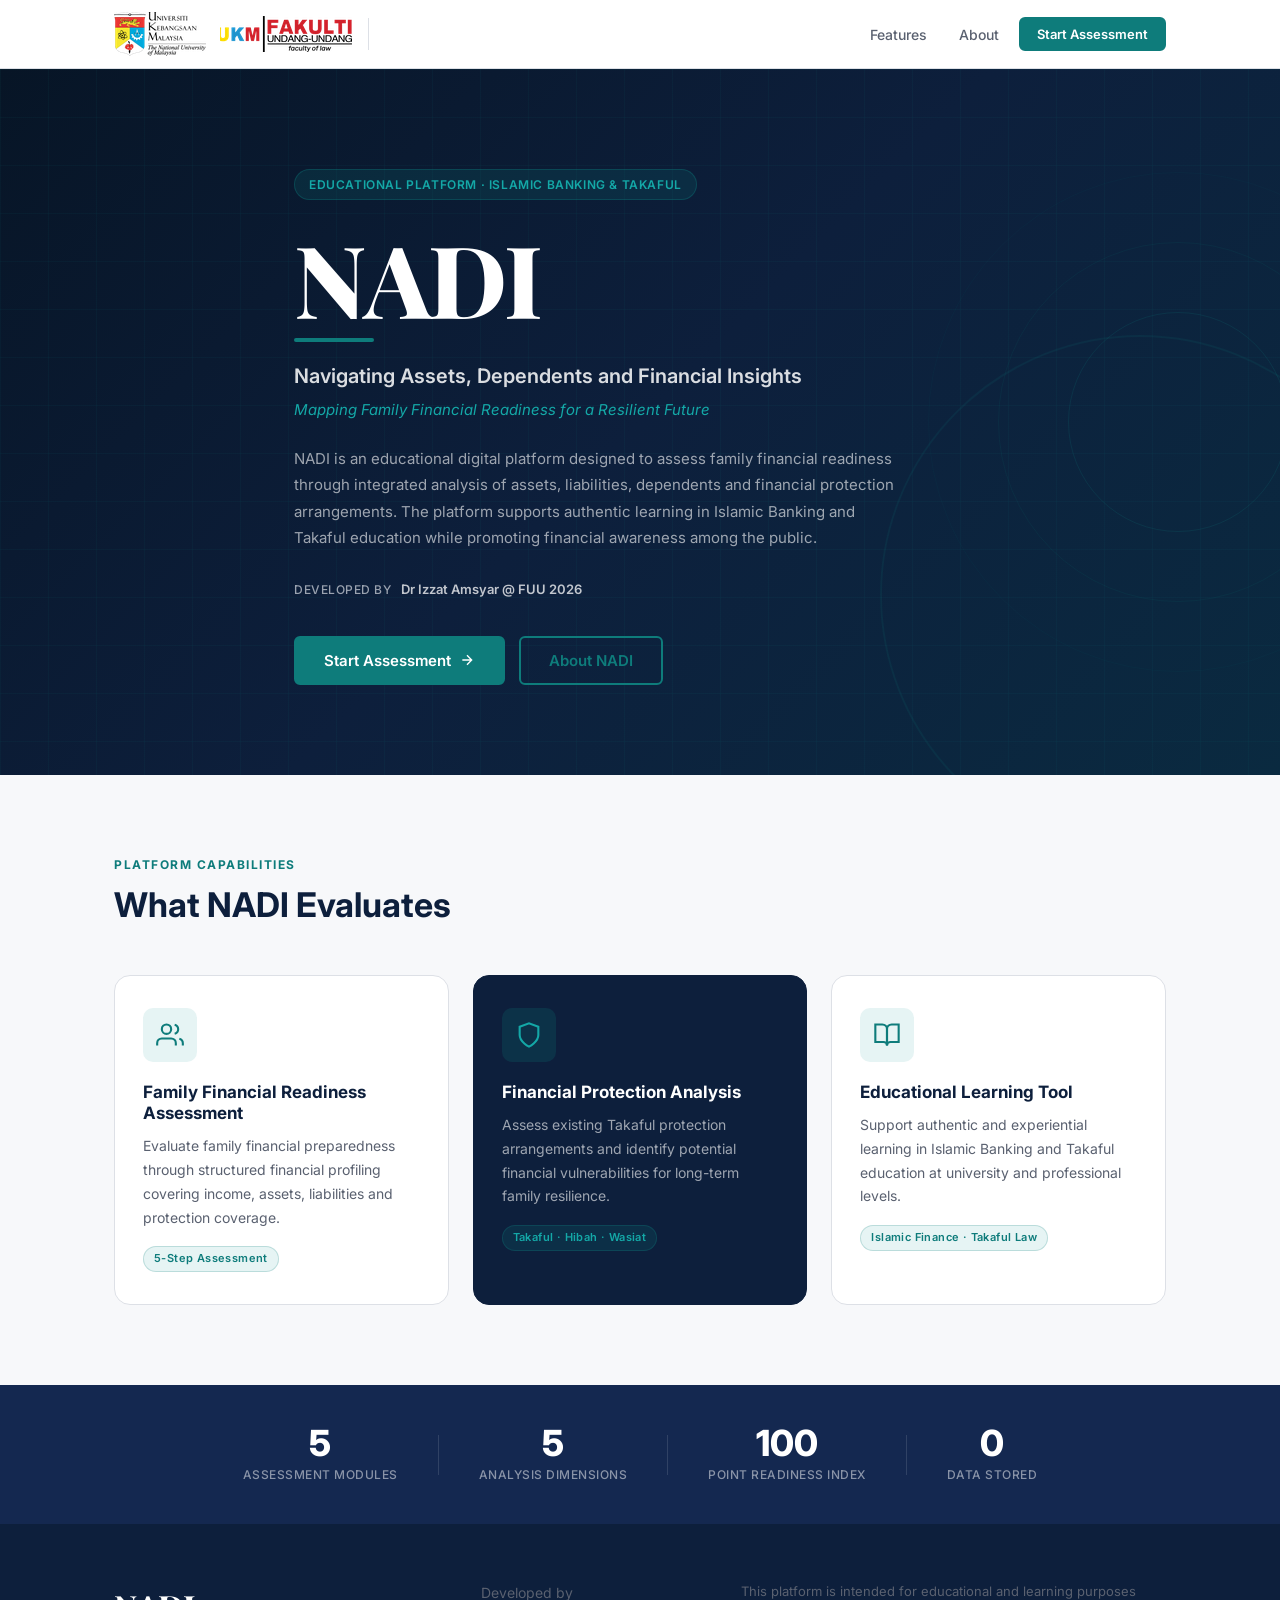
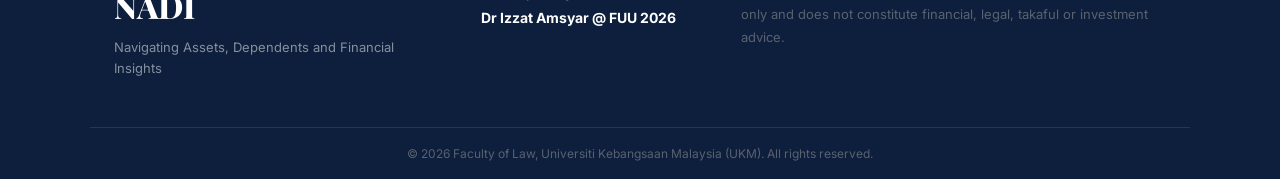
<file: index.html>
<!DOCTYPE html>
<html lang="en">
<head>
  <meta charset="UTF-8" />
  <meta name="viewport" content="width=device-width, initial-scale=1.0" />
  <title>NADI — Navigating Assets, Dependents and Financial Insights | UKM Faculty of Law</title>
  <meta name="description" content="NADI is an educational digital platform developed by the Faculty of Law, UKM, for assessing family financial readiness." />
  <link rel="preconnect" href="https://fonts.googleapis.com" />
  <link rel="preconnect" href="https://fonts.gstatic.com" crossorigin />
  <link href="https://fonts.googleapis.com/css2?family=Inter:wght@300;400;500;600;700;800&family=Playfair+Display:wght@700;800&display=swap" rel="stylesheet" />
  <link rel="stylesheet" href="style.css" />
</head>
<body>

<!-- ═══════════════════════════════════════════
     LANDING PAGE
═══════════════════════════════════════════ -->
<div id="page-landing" class="page active">

  <header class="site-header">
    <div class="container header-inner">
      <div class="header-logos">
        <img src="[data-uri]" alt="Universiti Kebangsaan Malaysia" class="real-logo ukm-real-logo" />
        <img src="[data-uri]" alt="Fakulti Undang-Undang UKM" class="real-logo fuu-real-logo" />
      </div>
      <nav class="header-nav">
        <button class="nav-link" onclick="scrollToSection('features')">Features</button>
        <button class="nav-link" onclick="showPage('page-about')">About</button>
        <button class="btn btn-primary btn-sm" onclick="showPage('page-assessment')">Start Assessment</button>
      </nav>
    </div>
  </header>

  <section class="hero">
    <div class="hero-bg-grid"></div>
    <div class="container hero-inner">
      <div class="hero-badge">Educational Platform · Islamic Banking & Takaful</div>
      <h1 class="hero-title">
        <span class="hero-nadi">NADI</span>
      </h1>
      <p class="hero-subtitle">Navigating Assets, Dependents and Financial Insights</p>
      <p class="hero-tagline">Mapping Family Financial Readiness for a Resilient Future</p>
      <p class="hero-desc">NADI is an educational digital platform designed to assess family financial readiness through integrated analysis of assets, liabilities, dependents and financial protection arrangements. The platform supports authentic learning in Islamic Banking and Takaful education while promoting financial awareness among the public.</p>
      <div class="hero-developer">
        <span class="dev-label">Developed by</span>
        <span class="dev-name">Dr Izzat Amsyar @ FUU 2026</span>
      </div>
      <div class="hero-actions">
        <button class="btn btn-primary btn-lg" onclick="showPage('page-assessment')">
          <span>Start Assessment</span>
          <svg width="16" height="16" viewBox="0 0 24 24" fill="none" stroke="currentColor" stroke-width="2"><path d="M5 12h14M12 5l7 7-7 7"/></svg>
        </button>
        <button class="btn btn-outline btn-lg" onclick="showPage('page-about')">About NADI</button>
      </div>
    </div>
    <div class="hero-rings" aria-hidden="true">
      <div class="ring ring-1"></div>
      <div class="ring ring-2"></div>
      <div class="ring ring-3"></div>
    </div>
  </section>

  <section class="features-section" id="features">
    <div class="container">
      <div class="section-label">Platform Capabilities</div>
      <h2 class="section-title">What NADI Evaluates</h2>
      <div class="features-grid">
        <div class="feature-card">
          <div class="feature-icon">
            <svg width="28" height="28" viewBox="0 0 24 24" fill="none" stroke="currentColor" stroke-width="1.8"><path d="M17 21v-2a4 4 0 0 0-4-4H5a4 4 0 0 0-4 4v2"/><circle cx="9" cy="7" r="4"/><path d="M23 21v-2a4 4 0 0 0-3-3.87"/><path d="M16 3.13a4 4 0 0 1 0 7.75"/></svg>
          </div>
          <h3 class="feature-title">Family Financial Readiness Assessment</h3>
          <p class="feature-desc">Evaluate family financial preparedness through structured financial profiling covering income, assets, liabilities and protection coverage.</p>
          <div class="feature-tag">5-Step Assessment</div>
        </div>
        <div class="feature-card feature-card--accent">
          <div class="feature-icon">
            <svg width="28" height="28" viewBox="0 0 24 24" fill="none" stroke="currentColor" stroke-width="1.8"><path d="M12 22s8-4 8-10V5l-8-3-8 3v7c0 6 8 10 8 10z"/></svg>
          </div>
          <h3 class="feature-title">Financial Protection Analysis</h3>
          <p class="feature-desc">Assess existing Takaful protection arrangements and identify potential financial vulnerabilities for long-term family resilience.</p>
          <div class="feature-tag">Takaful · Hibah · Wasiat</div>
        </div>
        <div class="feature-card">
          <div class="feature-icon">
            <svg width="28" height="28" viewBox="0 0 24 24" fill="none" stroke="currentColor" stroke-width="1.8"><path d="M2 3h6a4 4 0 0 1 4 4v14a3 3 0 0 0-3-3H2z"/><path d="M22 3h-6a4 4 0 0 0-4 4v14a3 3 0 0 1 3-3h7z"/></svg>
          </div>
          <h3 class="feature-title">Educational Learning Tool</h3>
          <p class="feature-desc">Support authentic and experiential learning in Islamic Banking and Takaful education at university and professional levels.</p>
          <div class="feature-tag">Islamic Finance · Takaful Law</div>
        </div>
      </div>
    </div>
  </section>

  <section class="stats-bar">
    <div class="container stats-inner">
      <div class="stat-item"><span class="stat-number">5</span><span class="stat-label">Assessment Modules</span></div>
      <div class="stat-divider"></div>
      <div class="stat-item"><span class="stat-number">5</span><span class="stat-label">Analysis Dimensions</span></div>
      <div class="stat-divider"></div>
      <div class="stat-item"><span class="stat-number">100</span><span class="stat-label">Point Readiness Index</span></div>
      <div class="stat-divider"></div>
      <div class="stat-item"><span class="stat-number">0</span><span class="stat-label">Data Stored</span></div>
    </div>
  </section>

  <footer class="site-footer">
    <div class="container footer-inner">
      <div class="footer-brand">
        <span class="footer-nadi">NADI</span>
        <p class="footer-sub">Navigating Assets, Dependents and Financial Insights</p>
      </div>
      <div class="footer-dev">
        <p>Developed by</p>
        <p><strong>Dr Izzat Amsyar @ FUU 2026</strong></p>
      </div>
      <div class="footer-disclaimer">
        <p>This platform is intended for educational and learning purposes only and does not constitute financial, legal, takaful or investment advice.</p>
      </div>
    </div>
    <div class="footer-bottom">
      <div class="container">
        <p>© 2026 Faculty of Law, Universiti Kebangsaan Malaysia (UKM). All rights reserved.</p>
      </div>
    </div>
  </footer>
</div>

<!-- ═══════════════════════════════════════════
     ABOUT PAGE
═══════════════════════════════════════════ -->
<div id="page-about" class="page">
  <div class="sub-header">
    <div class="container sub-header-inner">
      <button class="back-btn" onclick="showPage('page-landing')">
        <svg width="16" height="16" viewBox="0 0 24 24" fill="none" stroke="currentColor" stroke-width="2"><path d="M19 12H5M12 19l-7-7 7-7"/></svg>
        Back to Home
      </button>
      <div class="sub-header-brand">NADI</div>
    </div>
  </div>
  <div class="container about-content">
    <div class="section-label">About the Platform</div>
    <h1 class="section-title">NADI — Navigating Assets, Dependents and Financial Insights</h1>
    <div class="about-grid">
      <div class="about-block">
        <h3>Platform Overview</h3>
        <p>NADI is a digital educational platform developed by the Faculty of Law (FUU), Universiti Kebangsaan Malaysia (UKM). The platform assists users in assessing their family's financial readiness through a structured five-step assessment covering family structure, income sources, assets, liabilities, financial protection and financial continuity planning.</p>
      </div>
      <div class="about-block">
        <h3>Educational Purpose</h3>
        <p>The application is designed to support authentic learning in Islamic Banking and Takaful education. It provides a practical, hands-on environment for students to understand real-world financial planning concepts within an Islamic finance framework, including Takaful, Hibah and Wasiat.</p>
      </div>
      <div class="about-block">
        <h3>NADI Readiness Index</h3>
        <p>NADI generates a proprietary Family Financial Readiness Index scored from 0 to 100, categorised as Critical, Vulnerable, Developing or Resilient. The index is computed from five analytical dimensions: Family Dependency, Financial Risk, Protection Adequacy, Financial Continuity and Wealth Preservation.</p>
      </div>
      <div class="about-block">
        <h3>Disclaimer</h3>
        <p>This platform is intended solely for educational and learning purposes. The results, scores and recommendations generated by NADI do not constitute financial, legal, Takaful or investment advice. Users are encouraged to consult qualified professionals for personalised financial guidance.</p>
      </div>
    </div>
    <div class="about-cta">
      <button class="btn btn-primary btn-lg" onclick="showPage('page-assessment')">Start Your Assessment</button>
    </div>
  </div>
</div>

<!-- ═══════════════════════════════════════════
     ASSESSMENT PAGE
═══════════════════════════════════════════ -->
<div id="page-assessment" class="page">
  <div class="sub-header">
    <div class="container sub-header-inner">
      <button class="back-btn" onclick="confirmBack()">
        <svg width="16" height="16" viewBox="0 0 24 24" fill="none" stroke="currentColor" stroke-width="2"><path d="M19 12H5M12 19l-7-7 7-7"/></svg>
        Back to Home
      </button>
      <div class="sub-header-brand">NADI</div>
    </div>
  </div>
  <div class="progress-container">
    <div class="container">
      <div class="progress-steps">
        <div class="progress-step active" id="ps-1"><div class="ps-circle">1</div><span class="ps-label">Family</span></div>
        <div class="progress-line" id="pl-1"></div>
        <div class="progress-step" id="ps-2"><div class="ps-circle">2</div><span class="ps-label">Income</span></div>
        <div class="progress-line" id="pl-2"></div>
        <div class="progress-step" id="ps-3"><div class="ps-circle">3</div><span class="ps-label">Assets</span></div>
        <div class="progress-line" id="pl-3"></div>
        <div class="progress-step" id="ps-4"><div class="ps-circle">4</div><span class="ps-label">Liabilities</span></div>
        <div class="progress-line" id="pl-4"></div>
        <div class="progress-step" id="ps-5"><div class="ps-circle">5</div><span class="ps-label">Protection</span></div>
      </div>
    </div>
  </div>
  <div class="assessment-body">
    <div class="container">

      <!-- STEP 1 -->
      <div class="step-panel active" id="step-1">
        <div class="step-header">
          <div class="step-number">Step 1 of 5</div>
          <h2 class="step-title">Family Profile</h2>
          <p class="step-desc">Provide basic information about your family structure and demographics.</p>
        </div>
        <div class="form-grid">
          <div class="form-group"><label for="f-name">Full Name <span class="required">*</span></label><input type="text" id="f-name" placeholder="e.g. Ahmad bin Abdullah" /></div>
          <div class="form-group"><label for="f-age">Age <span class="required">*</span></label><input type="number" id="f-age" placeholder="e.g. 35" min="18" max="100" /></div>
          <div class="form-group"><label for="f-gender">Gender <span class="required">*</span></label><select id="f-gender"><option value="">Select gender</option><option value="male">Male</option><option value="female">Female</option></select></div>
          <div class="form-group"><label for="f-marital">Marital Status <span class="required">*</span></label><select id="f-marital"><option value="">Select status</option><option value="single">Single</option><option value="married">Married</option><option value="divorced">Divorced</option><option value="widowed">Widowed</option></select></div>
          <div class="form-group"><label for="f-children">Number of Children</label><input type="number" id="f-children" placeholder="e.g. 2" min="0" max="20" value="0" /></div>
          <div class="form-group"><label for="f-children-ages">Children Ages</label><input type="text" id="f-children-ages" placeholder="e.g. 5, 8, 12" /><span class="field-hint">Comma-separated ages</span></div>
          <div class="form-group"><label for="f-dependents">Number of Dependents</label><input type="number" id="f-dependents" placeholder="e.g. 3" min="0" max="30" value="0" /><span class="field-hint">Include children, elderly parents, others</span></div>
          <div class="form-group"><label for="f-employment">Employment Status <span class="required">*</span></label><select id="f-employment"><option value="">Select status</option><option value="gov">Government Employee</option><option value="private">Private Sector Employee</option><option value="self">Self-Employed / Business Owner</option><option value="freelance">Freelancer / Gig Worker</option><option value="retired">Retired</option><option value="unemployed">Unemployed</option></select></div>
        </div>
        <div class="step-nav"><div></div><button class="btn btn-primary" onclick="nextStep(2)">Next: Income Profile →</button></div>
      </div>

      <!-- STEP 2 -->
      <div class="step-panel" id="step-2">
        <div class="step-header">
          <div class="step-number">Step 2 of 5</div>
          <h2 class="step-title">Income Profile</h2>
          <p class="step-desc">Enter all monthly household income sources. All amounts in Malaysian Ringgit (RM).</p>
        </div>
        <div class="form-grid">
          <div class="form-group"><label for="i-salary">Monthly Salary (Primary)</label><div class="input-prefix"><span>RM</span><input type="number" id="i-salary" placeholder="0.00" min="0" value="0" /></div></div>
          <div class="form-group"><label for="i-spouse">Spouse Income (Monthly)</label><div class="input-prefix"><span>RM</span><input type="number" id="i-spouse" placeholder="0.00" min="0" value="0" /></div></div>
          <div class="form-group"><label for="i-side">Side Income (Monthly)</label><div class="input-prefix"><span>RM</span><input type="number" id="i-side" placeholder="0.00" min="0" value="0" /></div></div>
          <div class="form-group"><label for="i-rental">Rental Income (Monthly)</label><div class="input-prefix"><span>RM</span><input type="number" id="i-rental" placeholder="0.00" min="0" value="0" /></div></div>
          <div class="form-group"><label for="i-other">Other Income (Monthly)</label><div class="input-prefix"><span>RM</span><input type="number" id="i-other" placeholder="0.00" min="0" value="0" /></div></div>
        </div>
        <div class="auto-calc-card"><div class="calc-label">Total Household Income (Monthly)</div><div class="calc-value" id="calc-income">RM 0.00</div></div>
        <div class="step-nav"><button class="btn btn-outline" onclick="prevStep(1)">← Back</button><button class="btn btn-primary" onclick="nextStep(3)">Next: Asset Profile →</button></div>
      </div>

      <!-- STEP 3 -->
      <div class="step-panel" id="step-3">
        <div class="step-header">
          <div class="step-number">Step 3 of 5</div>
          <h2 class="step-title">Asset Profile</h2>
          <p class="step-desc">Enter the current estimated value of all financial and physical assets. All amounts in Malaysian Ringgit (RM).</p>
        </div>
        <div class="form-grid">
          <div class="form-group"><label for="a-savings">Savings (Bank / Cash)</label><div class="input-prefix"><span>RM</span><input type="number" id="a-savings" placeholder="0.00" min="0" value="0" /></div></div>
          <div class="form-group"><label for="a-epf">EPF / KWSP Balance</label><div class="input-prefix"><span>RM</span><input type="number" id="a-epf" placeholder="0.00" min="0" value="0" /></div></div>
          <div class="form-group"><label for="a-asb">ASB Balance</label><div class="input-prefix"><span>RM</span><input type="number" id="a-asb" placeholder="0.00" min="0" value="0" /></div></div>
          <div class="form-group"><label for="a-th">Tabung Haji Balance</label><div class="input-prefix"><span>RM</span><input type="number" id="a-th" placeholder="0.00" min="0" value="0" /></div></div>
          <div class="form-group"><label for="a-shares">Shares / Unit Trust Value</label><div class="input-prefix"><span>RM</span><input type="number" id="a-shares" placeholder="0.00" min="0" value="0" /></div></div>
          <div class="form-group"><label for="a-property">Property Value (Total)</label><div class="input-prefix"><span>RM</span><input type="number" id="a-property" placeholder="0.00" min="0" value="0" /></div></div>
          <div class="form-group"><label for="a-vehicle">Vehicle Value (Total)</label><div class="input-prefix"><span>RM</span><input type="number" id="a-vehicle" placeholder="0.00" min="0" value="0" /></div></div>
          <div class="form-group"><label for="a-other">Other Assets</label><div class="input-prefix"><span>RM</span><input type="number" id="a-other" placeholder="0.00" min="0" value="0" /></div></div>
        </div>
        <div class="auto-calc-card"><div class="calc-label">Total Assets</div><div class="calc-value" id="calc-assets">RM 0.00</div></div>
        <div class="step-nav"><button class="btn btn-outline" onclick="prevStep(2)">← Back</button><button class="btn btn-primary" onclick="nextStep(4)">Next: Liabilities →</button></div>
      </div>

      <!-- STEP 4 -->
      <div class="step-panel" id="step-4">
        <div class="step-header">
          <div class="step-number">Step 4 of 5</div>
          <h2 class="step-title">Liabilities</h2>
          <p class="step-desc">Enter outstanding balances on all financing and debt obligations. All amounts in Malaysian Ringgit (RM).</p>
        </div>
        <div class="form-grid">
          <div class="form-group"><label for="l-home">Home Financing Balance</label><div class="input-prefix"><span>RM</span><input type="number" id="l-home" placeholder="0.00" min="0" value="0" /></div></div>
          <div class="form-group"><label for="l-vehicle">Vehicle Financing Balance</label><div class="input-prefix"><span>RM</span><input type="number" id="l-vehicle" placeholder="0.00" min="0" value="0" /></div></div>
          <div class="form-group"><label for="l-personal">Personal Financing Balance</label><div class="input-prefix"><span>RM</span><input type="number" id="l-personal" placeholder="0.00" min="0" value="0" /></div></div>
          <div class="form-group"><label for="l-education">Education Financing Balance</label><div class="input-prefix"><span>RM</span><input type="number" id="l-education" placeholder="0.00" min="0" value="0" /></div></div>
          <div class="form-group"><label for="l-cc">Credit Card Debt</label><div class="input-prefix"><span>RM</span><input type="number" id="l-cc" placeholder="0.00" min="0" value="0" /></div></div>
          <div class="form-group"><label for="l-other">Other Debt</label><div class="input-prefix"><span>RM</span><input type="number" id="l-other" placeholder="0.00" min="0" value="0" /></div></div>
        </div>
        <div class="auto-calc-row">
          <div class="auto-calc-card"><div class="calc-label">Total Liabilities</div><div class="calc-value" id="calc-liabilities">RM 0.00</div></div>
          <div class="auto-calc-card"><div class="calc-label">Debt-to-Income Ratio</div><div class="calc-value" id="calc-dti">0.00%</div></div>
        </div>
        <div class="step-nav"><button class="btn btn-outline" onclick="prevStep(3)">← Back</button><button class="btn btn-primary" onclick="nextStep(5)">Next: Protection Profile →</button></div>
      </div>

      <!-- STEP 5 -->
      <div class="step-panel" id="step-5">
        <div class="step-header">
          <div class="step-number">Step 5 of 5</div>
          <h2 class="step-title">Protection Profile</h2>
          <p class="step-desc">Provide information about your existing financial protection and estate planning arrangements.</p>
        </div>
        <div class="form-grid">
          <div class="form-group form-group--full"><label for="p-family-takaful">Family Takaful Coverage Amount</label><div class="input-prefix"><span>RM</span><input type="number" id="p-family-takaful" placeholder="0.00" min="0" value="0" /></div><span class="field-hint">Enter 0 if none</span></div>
          <div class="form-group form-group--full"><label for="p-medical-takaful">Medical Takaful Coverage Amount</label><div class="input-prefix"><span>RM</span><input type="number" id="p-medical-takaful" placeholder="0.00" min="0" value="0" /></div><span class="field-hint">Enter 0 if none</span></div>
          <div class="form-group form-group--full"><label for="p-mrtt">MRTT / MRTA Coverage Amount</label><div class="input-prefix"><span>RM</span><input type="number" id="p-mrtt" placeholder="0.00" min="0" value="0" /></div><span class="field-hint">Mortgage Reducing Term Takaful / Assurance</span></div>
          <div class="form-group form-group--full"><label for="p-emergency">Emergency Fund Amount</label><div class="input-prefix"><span>RM</span><input type="number" id="p-emergency" placeholder="0.00" min="0" value="0" /></div></div>
          <div class="form-group toggle-group"><label>Do you have an existing Hibah arrangement?</label><div class="toggle-options"><button class="toggle-btn active" id="hibah-no" onclick="setToggle('hibah','no')">No</button><button class="toggle-btn" id="hibah-yes" onclick="setToggle('hibah','yes')">Yes</button></div><input type="hidden" id="p-hibah" value="no" /></div>
          <div class="form-group toggle-group"><label>Do you have an existing Wasiat (Islamic Will)?</label><div class="toggle-options"><button class="toggle-btn active" id="wasiat-no" onclick="setToggle('wasiat','no')">No</button><button class="toggle-btn" id="wasiat-yes" onclick="setToggle('wasiat','yes')">Yes</button></div><input type="hidden" id="p-wasiat" value="no" /></div>
        </div>
        <div class="step-nav"><button class="btn btn-outline" onclick="prevStep(4)">← Back</button><button class="btn btn-primary btn-lg" onclick="generateResults()">Generate NADI Report <svg width="16" height="16" viewBox="0 0 24 24" fill="none" stroke="currentColor" stroke-width="2"><path d="M5 12h14M12 5l7 7-7 7"/></svg></button></div>
      </div>

    </div>
  </div>
</div>

<!-- ═══════════════════════════════════════════
     RESULTS PAGE
═══════════════════════════════════════════ -->
<div id="page-results" class="page">
  <div class="sub-header no-print">
    <div class="container sub-header-inner">
      <button class="back-btn" onclick="showPage('page-assessment')">
        <svg width="16" height="16" viewBox="0 0 24 24" fill="none" stroke="currentColor" stroke-width="2"><path d="M19 12H5M12 19l-7-7 7-7"/></svg>
        Edit Assessment
      </button>
      <div class="sub-header-brand">NADI Results</div>
    </div>
  </div>

  <div class="print-header">
    <div class="print-logos">
      <img src="[data-uri]" alt="UKM" class="real-logo" style="height:44px;" />
      <img src="[data-uri]" alt="FUU" class="real-logo" style="height:36px;" />
    </div>
    <div class="print-title-block">
      <div class="print-nadi-title">NADI Family Financial Readiness Report</div>
      <div class="print-university">Faculty of Law (FUU) · Universiti Kebangsaan Malaysia (UKM)</div>
      <div class="print-date" id="print-date"></div>
    </div>
  </div>

  <div class="results-body container">

    <!-- PAGE 1: Score + Summary + Charts -->
    <div class="rpt-page">
      <div class="score-banner">
        <div class="score-ring-wrap">
          <div class="score-ring" id="score-ring">
            <div class="score-ring-inner">
              <span class="score-number" id="score-display">0</span>
              <span class="score-max">/100</span>
            </div>
          </div>
        </div>
        <div class="score-details">
          <div class="score-label">NADI Family Financial Readiness Index</div>
          <div class="score-badge" id="score-badge">—</div>
          <div class="score-name" id="score-name">Assessing...</div>
          <p class="score-interpretation" id="score-interpretation"></p>
        </div>
      </div>

      <div class="summary-cards">
        <div class="sum-card"><div class="sum-label">Total Monthly Income</div><div class="sum-value" id="res-income">RM 0</div></div>
        <div class="sum-card"><div class="sum-label">Total Assets</div><div class="sum-value" id="res-assets">RM 0</div></div>
        <div class="sum-card"><div class="sum-label">Total Liabilities</div><div class="sum-value" id="res-liabilities">RM 0</div></div>
        <div class="sum-card"><div class="sum-label">Debt-to-Income Ratio</div><div class="sum-value" id="res-dti">0%</div></div>
      </div>

      <div class="charts-row--3">
        <div class="chart-card"><div class="chart-title">Asset Breakdown</div><div class="chart-subtitle" id="chart-assets-total"></div><div class="css-chart" id="css-chart-assets"></div></div>
        <div class="chart-card"><div class="chart-title">Liability Breakdown</div><div class="chart-subtitle" id="chart-liab-total"></div><div class="css-chart" id="css-chart-liab"></div></div>
        <div class="chart-card"><div class="chart-title">Income Breakdown</div><div class="chart-subtitle" id="chart-income-total"></div><div class="css-chart" id="css-chart-income"></div></div>
      </div>
    </div>

    <!-- PAGE 2: Analysis -->
    <div class="rpt-page">
      <h2 class="rpt-section-title">Analytical Assessment</h2>
      <div class="analysis-grid">
        <div class="analysis-card"><div class="analysis-card-header"><div class="analysis-card-title">1 — Family Dependency</div><div class="analysis-risk-badge" id="badge-dependency"></div></div><p id="text-dependency" class="analysis-text"></p></div>
        <div class="analysis-card"><div class="analysis-card-header"><div class="analysis-card-title">2 — Financial Risk</div><div class="analysis-risk-badge" id="badge-risk"></div></div><p id="text-risk" class="analysis-text"></p></div>
        <div class="analysis-card"><div class="analysis-card-header"><div class="analysis-card-title">3 — Protection Adequacy</div><div class="analysis-risk-badge" id="badge-protection"></div></div><p id="text-protection" class="analysis-text"></p></div>
        <div class="analysis-card"><div class="analysis-card-header"><div class="analysis-card-title">4 — Financial Continuity</div><div class="analysis-risk-badge" id="badge-continuity"></div></div><p id="text-continuity" class="analysis-text"></p></div>
        <div class="analysis-card analysis-card--full"><div class="analysis-card-header"><div class="analysis-card-title">5 — Wealth Preservation</div><div class="analysis-risk-badge" id="badge-wealth"></div></div><p id="text-wealth" class="analysis-text"></p></div>
      </div>
    </div>

    <!-- PAGE 3: Risks + Actions -->
    <div class="rpt-page">
      <h2 class="rpt-section-title">Key Financial Vulnerabilities</h2>
      <div class="risks-grid" id="risks-grid"></div>
      <h2 class="rpt-section-title" style="margin-top:28px">Recommended Action Plan</h2>
      <div class="actions-list" id="actions-list"></div>
      <div class="report-disclaimer">
        <strong>Important Notice:</strong> This NADI report is generated for educational purposes only and does not constitute financial, legal, Takaful or investment advice.
        <br/><em>Generated by NADI · Dr Izzat Amsyar @ FUU 2026</em>
      </div>
    </div>

    <div class="export-buttons no-print">
      <button class="btn btn-primary" onclick="window.print()">
        <svg width="16" height="16" viewBox="0 0 24 24" fill="none" stroke="currentColor" stroke-width="2"><polyline points="6 9 6 2 18 2 18 9"/><path d="M6 18H4a2 2 0 0 1-2-2v-5a2 2 0 0 1 2-2h16a2 2 0 0 1 2 2v5a2 2 0 0 1-2 2h-2"/><rect x="6" y="14" width="12" height="8"/></svg>
        Print / Save as PDF
      </button>
      <button class="btn btn-outline" onclick="startNew()">
        <svg width="16" height="16" viewBox="0 0 24 24" fill="none" stroke="currentColor" stroke-width="2"><path d="M23 4v6h-6"/><path d="M1 20v-6h6"/><path d="M3.51 9a9 9 0 0 1 14.85-3.36L23 10M1 14l4.64 4.36A9 9 0 0 0 20.49 15"/></svg>
        New Assessment
      </button>
    </div>

  </div>
</div>

<script src="script.js"></script>
</body>
</html>
</file>
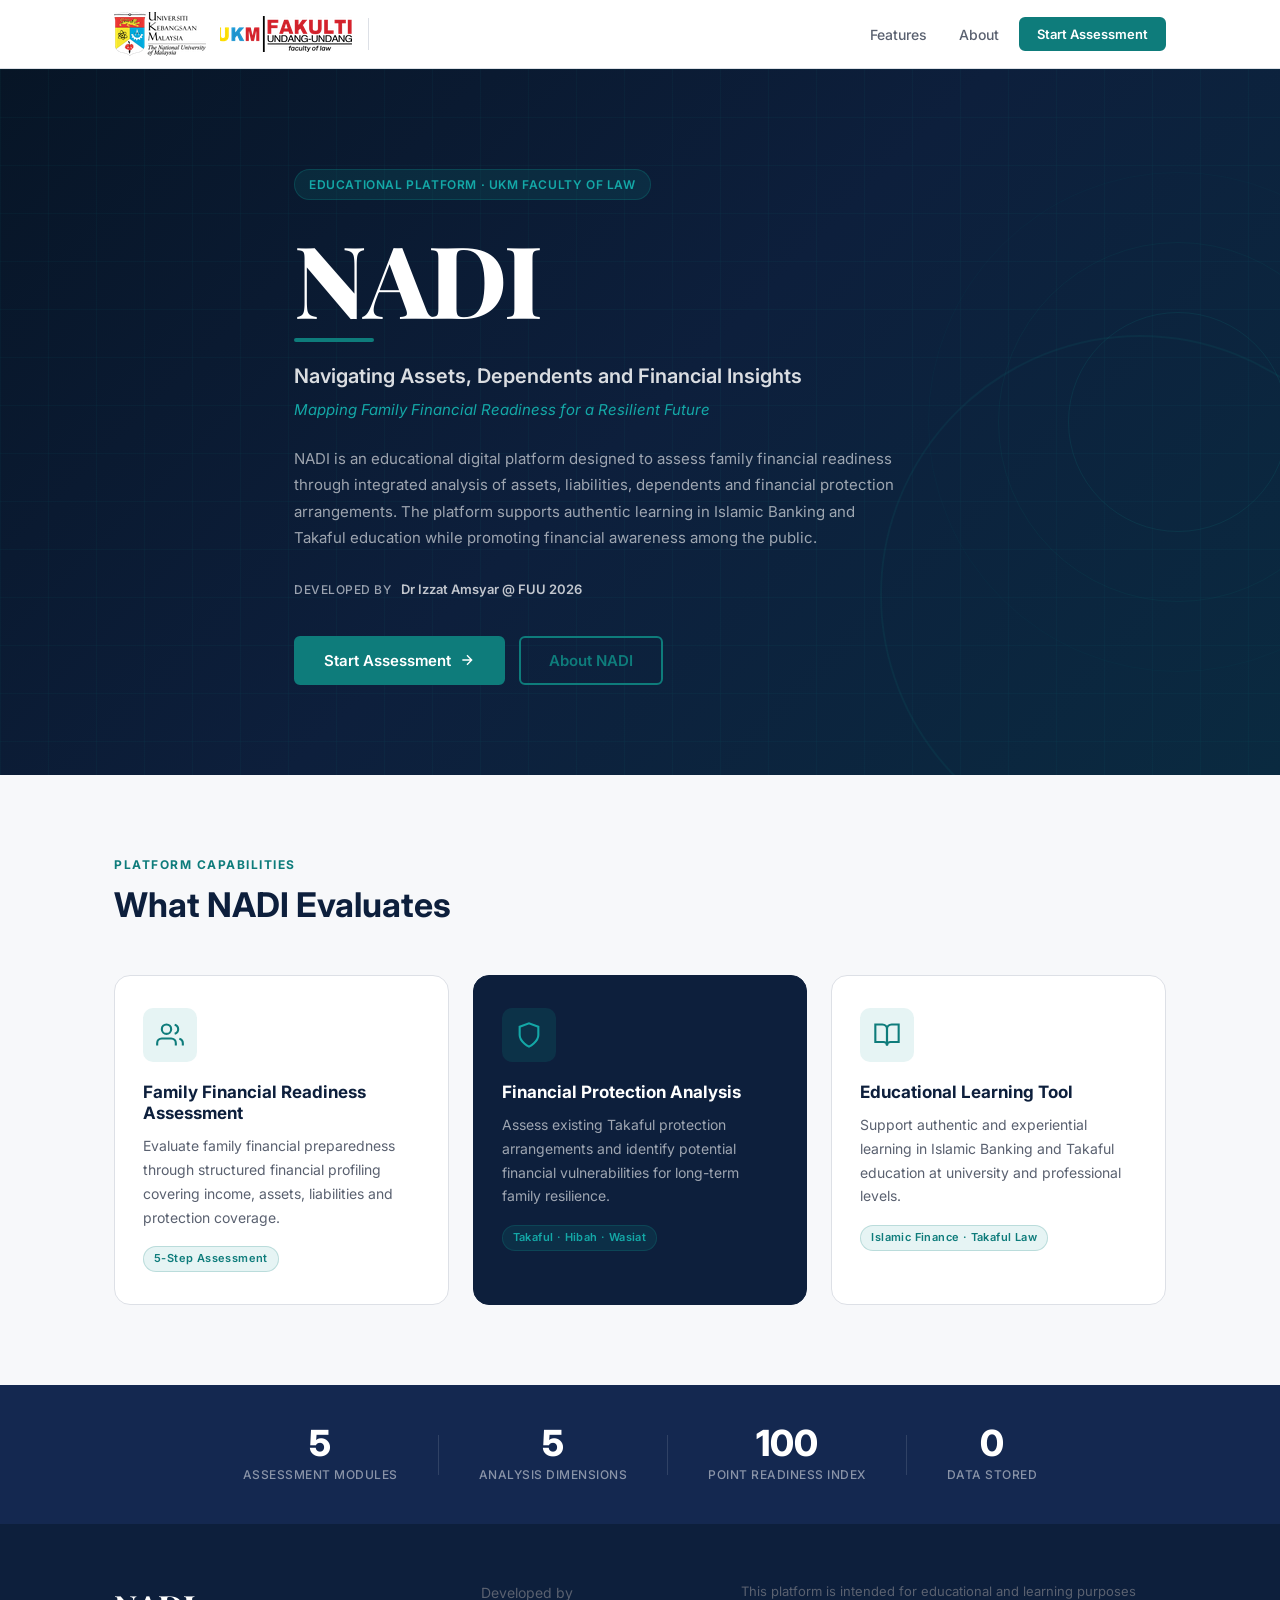
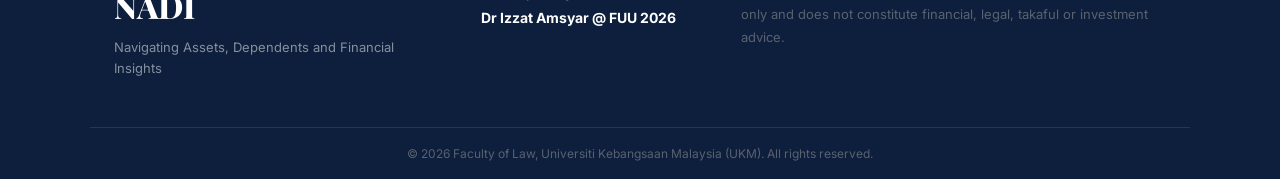
<file: index (1).html>
<!DOCTYPE html>
<html lang="en">
<head>
  <meta charset="UTF-8" />
  <meta name="viewport" content="width=device-width, initial-scale=1.0" />
  <title>NADI — Navigating Assets, Dependents and Financial Insights | UKM Faculty of Law</title>
  <meta name="description" content="NADI is an educational digital platform developed by the Faculty of Law, UKM, for assessing family financial readiness." />
  <link rel="preconnect" href="https://fonts.googleapis.com" />
  <link rel="preconnect" href="https://fonts.gstatic.com" crossorigin />
  <link href="https://fonts.googleapis.com/css2?family=Inter:wght@300;400;500;600;700;800&family=Playfair+Display:wght@700;800&display=swap" rel="stylesheet" />
  <link rel="stylesheet" href="style.css" />
</head>
<body>

<!-- ═══════════════════════════════════════════
     LANDING PAGE
═══════════════════════════════════════════ -->
<div id="page-landing" class="page active">

  <header class="site-header">
    <div class="container header-inner">
      <div class="header-logos">
        <img src="[data-uri]" alt="Universiti Kebangsaan Malaysia" class="real-logo ukm-real-logo" />
        <img src="[data-uri]" alt="Fakulti Undang-Undang UKM" class="real-logo fuu-real-logo" />
      </div>
      <nav class="header-nav">
        <button class="nav-link" onclick="scrollToSection('features')">Features</button>
        <button class="nav-link" onclick="showPage('page-about')">About</button>
        <button class="btn btn-primary btn-sm" onclick="showPage('page-assessment')">Start Assessment</button>
      </nav>
    </div>
  </header>

  <section class="hero">
    <div class="hero-bg-grid"></div>
    <div class="container hero-inner">
      <div class="hero-badge">Educational Platform · UKM Faculty of Law</div>
      <h1 class="hero-title">
        <span class="hero-nadi">NADI</span>
      </h1>
      <p class="hero-subtitle">Navigating Assets, Dependents and Financial Insights</p>
      <p class="hero-tagline">Mapping Family Financial Readiness for a Resilient Future</p>
      <p class="hero-desc">NADI is an educational digital platform designed to assess family financial readiness through integrated analysis of assets, liabilities, dependents and financial protection arrangements. The platform supports authentic learning in Islamic Banking and Takaful education while promoting financial awareness among the public.</p>
      <div class="hero-developer">
        <span class="dev-label">Developed by</span>
        <span class="dev-name">Dr Izzat Amsyar @ FUU 2026</span>
      </div>
      <div class="hero-actions">
        <button class="btn btn-primary btn-lg" onclick="showPage('page-assessment')">
          <span>Start Assessment</span>
          <svg width="16" height="16" viewBox="0 0 24 24" fill="none" stroke="currentColor" stroke-width="2"><path d="M5 12h14M12 5l7 7-7 7"/></svg>
        </button>
        <button class="btn btn-outline btn-lg" onclick="showPage('page-about')">About NADI</button>
      </div>
    </div>
    <div class="hero-rings" aria-hidden="true">
      <div class="ring ring-1"></div>
      <div class="ring ring-2"></div>
      <div class="ring ring-3"></div>
    </div>
  </section>

  <section class="features-section" id="features">
    <div class="container">
      <div class="section-label">Platform Capabilities</div>
      <h2 class="section-title">What NADI Evaluates</h2>
      <div class="features-grid">
        <div class="feature-card">
          <div class="feature-icon">
            <svg width="28" height="28" viewBox="0 0 24 24" fill="none" stroke="currentColor" stroke-width="1.8"><path d="M17 21v-2a4 4 0 0 0-4-4H5a4 4 0 0 0-4 4v2"/><circle cx="9" cy="7" r="4"/><path d="M23 21v-2a4 4 0 0 0-3-3.87"/><path d="M16 3.13a4 4 0 0 1 0 7.75"/></svg>
          </div>
          <h3 class="feature-title">Family Financial Readiness Assessment</h3>
          <p class="feature-desc">Evaluate family financial preparedness through structured financial profiling covering income, assets, liabilities and protection coverage.</p>
          <div class="feature-tag">5-Step Assessment</div>
        </div>
        <div class="feature-card feature-card--accent">
          <div class="feature-icon">
            <svg width="28" height="28" viewBox="0 0 24 24" fill="none" stroke="currentColor" stroke-width="1.8"><path d="M12 22s8-4 8-10V5l-8-3-8 3v7c0 6 8 10 8 10z"/></svg>
          </div>
          <h3 class="feature-title">Financial Protection Analysis</h3>
          <p class="feature-desc">Assess existing Takaful protection arrangements and identify potential financial vulnerabilities for long-term family resilience.</p>
          <div class="feature-tag">Takaful · Hibah · Wasiat</div>
        </div>
        <div class="feature-card">
          <div class="feature-icon">
            <svg width="28" height="28" viewBox="0 0 24 24" fill="none" stroke="currentColor" stroke-width="1.8"><path d="M2 3h6a4 4 0 0 1 4 4v14a3 3 0 0 0-3-3H2z"/><path d="M22 3h-6a4 4 0 0 0-4 4v14a3 3 0 0 1 3-3h7z"/></svg>
          </div>
          <h3 class="feature-title">Educational Learning Tool</h3>
          <p class="feature-desc">Support authentic and experiential learning in Islamic Banking and Takaful education at university and professional levels.</p>
          <div class="feature-tag">Islamic Finance · Takaful Law</div>
        </div>
      </div>
    </div>
  </section>

  <section class="stats-bar">
    <div class="container stats-inner">
      <div class="stat-item"><span class="stat-number">5</span><span class="stat-label">Assessment Modules</span></div>
      <div class="stat-divider"></div>
      <div class="stat-item"><span class="stat-number">5</span><span class="stat-label">Analysis Dimensions</span></div>
      <div class="stat-divider"></div>
      <div class="stat-item"><span class="stat-number">100</span><span class="stat-label">Point Readiness Index</span></div>
      <div class="stat-divider"></div>
      <div class="stat-item"><span class="stat-number">0</span><span class="stat-label">Data Stored</span></div>
    </div>
  </section>

  <footer class="site-footer">
    <div class="container footer-inner">
      <div class="footer-brand">
        <span class="footer-nadi">NADI</span>
        <p class="footer-sub">Navigating Assets, Dependents and Financial Insights</p>
      </div>
      <div class="footer-dev">
        <p>Developed by</p>
        <p><strong>Dr Izzat Amsyar @ FUU 2026</strong></p>
      </div>
      <div class="footer-disclaimer">
        <p>This platform is intended for educational and learning purposes only and does not constitute financial, legal, takaful or investment advice.</p>
      </div>
    </div>
    <div class="footer-bottom">
      <div class="container">
        <p>© 2026 Faculty of Law, Universiti Kebangsaan Malaysia (UKM). All rights reserved.</p>
      </div>
    </div>
  </footer>
</div>

<!-- ═══════════════════════════════════════════
     ABOUT PAGE
═══════════════════════════════════════════ -->
<div id="page-about" class="page">
  <div class="sub-header">
    <div class="container sub-header-inner">
      <button class="back-btn" onclick="showPage('page-landing')">
        <svg width="16" height="16" viewBox="0 0 24 24" fill="none" stroke="currentColor" stroke-width="2"><path d="M19 12H5M12 19l-7-7 7-7"/></svg>
        Back to Home
      </button>
      <div class="sub-header-brand">NADI</div>
    </div>
  </div>
  <div class="container about-content">
    <div class="section-label">About the Platform</div>
    <h1 class="section-title">NADI — Navigating Assets, Dependents and Financial Insights</h1>
    <div class="about-grid">
      <div class="about-block">
        <h3>Platform Overview</h3>
        <p>NADI is a digital educational platform developed by the Faculty of Law (FUU), Universiti Kebangsaan Malaysia (UKM). The platform assists users in assessing their family's financial readiness through a structured five-step assessment covering family structure, income sources, assets, liabilities, financial protection and financial continuity planning.</p>
      </div>
      <div class="about-block">
        <h3>Educational Purpose</h3>
        <p>The application is designed to support authentic learning in Islamic Banking and Takaful education. It provides a practical, hands-on environment for students to understand real-world financial planning concepts within an Islamic finance framework, including Takaful, Hibah and Wasiat.</p>
      </div>
      <div class="about-block">
        <h3>NADI Readiness Index</h3>
        <p>NADI generates a proprietary Family Financial Readiness Index scored from 0 to 100, categorised as Critical, Vulnerable, Developing or Resilient. The index is computed from five analytical dimensions: Family Dependency, Financial Risk, Protection Adequacy, Financial Continuity and Wealth Preservation.</p>
      </div>
      <div class="about-block">
        <h3>Disclaimer</h3>
        <p>This platform is intended solely for educational and learning purposes. The results, scores and recommendations generated by NADI do not constitute financial, legal, Takaful or investment advice. Users are encouraged to consult qualified professionals for personalised financial guidance.</p>
      </div>
    </div>
    <div class="about-cta">
      <button class="btn btn-primary btn-lg" onclick="showPage('page-assessment')">Start Your Assessment</button>
    </div>
  </div>
</div>

<!-- ═══════════════════════════════════════════
     ASSESSMENT PAGE
═══════════════════════════════════════════ -->
<div id="page-assessment" class="page">
  <div class="sub-header">
    <div class="container sub-header-inner">
      <button class="back-btn" onclick="confirmBack()">
        <svg width="16" height="16" viewBox="0 0 24 24" fill="none" stroke="currentColor" stroke-width="2"><path d="M19 12H5M12 19l-7-7 7-7"/></svg>
        Back to Home
      </button>
      <div class="sub-header-brand">NADI</div>
    </div>
  </div>
  <div class="progress-container">
    <div class="container">
      <div class="progress-steps">
        <div class="progress-step active" id="ps-1"><div class="ps-circle">1</div><span class="ps-label">Family</span></div>
        <div class="progress-line" id="pl-1"></div>
        <div class="progress-step" id="ps-2"><div class="ps-circle">2</div><span class="ps-label">Income</span></div>
        <div class="progress-line" id="pl-2"></div>
        <div class="progress-step" id="ps-3"><div class="ps-circle">3</div><span class="ps-label">Assets</span></div>
        <div class="progress-line" id="pl-3"></div>
        <div class="progress-step" id="ps-4"><div class="ps-circle">4</div><span class="ps-label">Liabilities</span></div>
        <div class="progress-line" id="pl-4"></div>
        <div class="progress-step" id="ps-5"><div class="ps-circle">5</div><span class="ps-label">Protection</span></div>
      </div>
    </div>
  </div>
  <div class="assessment-body">
    <div class="container">

      <!-- STEP 1 -->
      <div class="step-panel active" id="step-1">
        <div class="step-header">
          <div class="step-number">Step 1 of 5</div>
          <h2 class="step-title">Family Profile</h2>
          <p class="step-desc">Provide basic information about your family structure and demographics.</p>
        </div>
        <div class="form-grid">
          <div class="form-group"><label for="f-name">Full Name <span class="required">*</span></label><input type="text" id="f-name" placeholder="e.g. Ahmad bin Abdullah" /></div>
          <div class="form-group"><label for="f-age">Age <span class="required">*</span></label><input type="number" id="f-age" placeholder="e.g. 35" min="18" max="100" /></div>
          <div class="form-group"><label for="f-gender">Gender <span class="required">*</span></label><select id="f-gender"><option value="">Select gender</option><option value="male">Male</option><option value="female">Female</option></select></div>
          <div class="form-group"><label for="f-marital">Marital Status <span class="required">*</span></label><select id="f-marital"><option value="">Select status</option><option value="single">Single</option><option value="married">Married</option><option value="divorced">Divorced</option><option value="widowed">Widowed</option></select></div>
          <div class="form-group"><label for="f-children">Number of Children</label><input type="number" id="f-children" placeholder="e.g. 2" min="0" max="20" value="0" /></div>
          <div class="form-group"><label for="f-children-ages">Children Ages</label><input type="text" id="f-children-ages" placeholder="e.g. 5, 8, 12" /><span class="field-hint">Comma-separated ages</span></div>
          <div class="form-group"><label for="f-dependents">Number of Dependents</label><input type="number" id="f-dependents" placeholder="e.g. 3" min="0" max="30" value="0" /><span class="field-hint">Include children, elderly parents, others</span></div>
          <div class="form-group"><label for="f-employment">Employment Status <span class="required">*</span></label><select id="f-employment"><option value="">Select status</option><option value="gov">Government Employee</option><option value="private">Private Sector Employee</option><option value="self">Self-Employed / Business Owner</option><option value="freelance">Freelancer / Gig Worker</option><option value="retired">Retired</option><option value="unemployed">Unemployed</option></select></div>
        </div>
        <div class="step-nav"><div></div><button class="btn btn-primary" onclick="nextStep(2)">Next: Income Profile →</button></div>
      </div>

      <!-- STEP 2 -->
      <div class="step-panel" id="step-2">
        <div class="step-header">
          <div class="step-number">Step 2 of 5</div>
          <h2 class="step-title">Income Profile</h2>
          <p class="step-desc">Enter all monthly household income sources. All amounts in Malaysian Ringgit (RM).</p>
        </div>
        <div class="form-grid">
          <div class="form-group"><label for="i-salary">Monthly Salary (Primary)</label><div class="input-prefix"><span>RM</span><input type="number" id="i-salary" placeholder="0.00" min="0" value="0" /></div></div>
          <div class="form-group"><label for="i-spouse">Spouse Income (Monthly)</label><div class="input-prefix"><span>RM</span><input type="number" id="i-spouse" placeholder="0.00" min="0" value="0" /></div></div>
          <div class="form-group"><label for="i-side">Side Income (Monthly)</label><div class="input-prefix"><span>RM</span><input type="number" id="i-side" placeholder="0.00" min="0" value="0" /></div></div>
          <div class="form-group"><label for="i-rental">Rental Income (Monthly)</label><div class="input-prefix"><span>RM</span><input type="number" id="i-rental" placeholder="0.00" min="0" value="0" /></div></div>
          <div class="form-group"><label for="i-other">Other Income (Monthly)</label><div class="input-prefix"><span>RM</span><input type="number" id="i-other" placeholder="0.00" min="0" value="0" /></div></div>
        </div>
        <div class="auto-calc-card"><div class="calc-label">Total Household Income (Monthly)</div><div class="calc-value" id="calc-income">RM 0.00</div></div>
        <div class="step-nav"><button class="btn btn-outline" onclick="prevStep(1)">← Back</button><button class="btn btn-primary" onclick="nextStep(3)">Next: Asset Profile →</button></div>
      </div>

      <!-- STEP 3 -->
      <div class="step-panel" id="step-3">
        <div class="step-header">
          <div class="step-number">Step 3 of 5</div>
          <h2 class="step-title">Asset Profile</h2>
          <p class="step-desc">Enter the current estimated value of all financial and physical assets. All amounts in Malaysian Ringgit (RM).</p>
        </div>
        <div class="form-grid">
          <div class="form-group"><label for="a-savings">Savings (Bank / Cash)</label><div class="input-prefix"><span>RM</span><input type="number" id="a-savings" placeholder="0.00" min="0" value="0" /></div></div>
          <div class="form-group"><label for="a-epf">EPF / KWSP Balance</label><div class="input-prefix"><span>RM</span><input type="number" id="a-epf" placeholder="0.00" min="0" value="0" /></div></div>
          <div class="form-group"><label for="a-asb">ASB Balance</label><div class="input-prefix"><span>RM</span><input type="number" id="a-asb" placeholder="0.00" min="0" value="0" /></div></div>
          <div class="form-group"><label for="a-th">Tabung Haji Balance</label><div class="input-prefix"><span>RM</span><input type="number" id="a-th" placeholder="0.00" min="0" value="0" /></div></div>
          <div class="form-group"><label for="a-shares">Shares / Unit Trust Value</label><div class="input-prefix"><span>RM</span><input type="number" id="a-shares" placeholder="0.00" min="0" value="0" /></div></div>
          <div class="form-group"><label for="a-property">Property Value (Total)</label><div class="input-prefix"><span>RM</span><input type="number" id="a-property" placeholder="0.00" min="0" value="0" /></div></div>
          <div class="form-group"><label for="a-vehicle">Vehicle Value (Total)</label><div class="input-prefix"><span>RM</span><input type="number" id="a-vehicle" placeholder="0.00" min="0" value="0" /></div></div>
          <div class="form-group"><label for="a-other">Other Assets</label><div class="input-prefix"><span>RM</span><input type="number" id="a-other" placeholder="0.00" min="0" value="0" /></div></div>
        </div>
        <div class="auto-calc-card"><div class="calc-label">Total Assets</div><div class="calc-value" id="calc-assets">RM 0.00</div></div>
        <div class="step-nav"><button class="btn btn-outline" onclick="prevStep(2)">← Back</button><button class="btn btn-primary" onclick="nextStep(4)">Next: Liabilities →</button></div>
      </div>

      <!-- STEP 4 -->
      <div class="step-panel" id="step-4">
        <div class="step-header">
          <div class="step-number">Step 4 of 5</div>
          <h2 class="step-title">Liabilities</h2>
          <p class="step-desc">Enter outstanding balances on all financing and debt obligations. All amounts in Malaysian Ringgit (RM).</p>
        </div>
        <div class="form-grid">
          <div class="form-group"><label for="l-home">Home Financing Balance</label><div class="input-prefix"><span>RM</span><input type="number" id="l-home" placeholder="0.00" min="0" value="0" /></div></div>
          <div class="form-group"><label for="l-vehicle">Vehicle Financing Balance</label><div class="input-prefix"><span>RM</span><input type="number" id="l-vehicle" placeholder="0.00" min="0" value="0" /></div></div>
          <div class="form-group"><label for="l-personal">Personal Financing Balance</label><div class="input-prefix"><span>RM</span><input type="number" id="l-personal" placeholder="0.00" min="0" value="0" /></div></div>
          <div class="form-group"><label for="l-education">Education Financing Balance</label><div class="input-prefix"><span>RM</span><input type="number" id="l-education" placeholder="0.00" min="0" value="0" /></div></div>
          <div class="form-group"><label for="l-cc">Credit Card Debt</label><div class="input-prefix"><span>RM</span><input type="number" id="l-cc" placeholder="0.00" min="0" value="0" /></div></div>
          <div class="form-group"><label for="l-other">Other Debt</label><div class="input-prefix"><span>RM</span><input type="number" id="l-other" placeholder="0.00" min="0" value="0" /></div></div>
        </div>
        <div class="auto-calc-row">
          <div class="auto-calc-card"><div class="calc-label">Total Liabilities</div><div class="calc-value" id="calc-liabilities">RM 0.00</div></div>
          <div class="auto-calc-card"><div class="calc-label">Debt-to-Income Ratio</div><div class="calc-value" id="calc-dti">0.00%</div></div>
        </div>
        <div class="step-nav"><button class="btn btn-outline" onclick="prevStep(3)">← Back</button><button class="btn btn-primary" onclick="nextStep(5)">Next: Protection Profile →</button></div>
      </div>

      <!-- STEP 5 -->
      <div class="step-panel" id="step-5">
        <div class="step-header">
          <div class="step-number">Step 5 of 5</div>
          <h2 class="step-title">Protection Profile</h2>
          <p class="step-desc">Provide information about your existing financial protection and estate planning arrangements.</p>
        </div>
        <div class="form-grid">
          <div class="form-group form-group--full"><label for="p-family-takaful">Family Takaful Coverage Amount</label><div class="input-prefix"><span>RM</span><input type="number" id="p-family-takaful" placeholder="0.00" min="0" value="0" /></div><span class="field-hint">Enter 0 if none</span></div>
          <div class="form-group form-group--full"><label for="p-medical-takaful">Medical Takaful Coverage Amount</label><div class="input-prefix"><span>RM</span><input type="number" id="p-medical-takaful" placeholder="0.00" min="0" value="0" /></div><span class="field-hint">Enter 0 if none</span></div>
          <div class="form-group form-group--full"><label for="p-mrtt">MRTT / MRTA Coverage Amount</label><div class="input-prefix"><span>RM</span><input type="number" id="p-mrtt" placeholder="0.00" min="0" value="0" /></div><span class="field-hint">Mortgage Reducing Term Takaful / Assurance</span></div>
          <div class="form-group form-group--full"><label for="p-emergency">Emergency Fund Amount</label><div class="input-prefix"><span>RM</span><input type="number" id="p-emergency" placeholder="0.00" min="0" value="0" /></div></div>
          <div class="form-group toggle-group"><label>Do you have an existing Hibah arrangement?</label><div class="toggle-options"><button class="toggle-btn active" id="hibah-no" onclick="setToggle('hibah','no')">No</button><button class="toggle-btn" id="hibah-yes" onclick="setToggle('hibah','yes')">Yes</button></div><input type="hidden" id="p-hibah" value="no" /></div>
          <div class="form-group toggle-group"><label>Do you have an existing Wasiat (Islamic Will)?</label><div class="toggle-options"><button class="toggle-btn active" id="wasiat-no" onclick="setToggle('wasiat','no')">No</button><button class="toggle-btn" id="wasiat-yes" onclick="setToggle('wasiat','yes')">Yes</button></div><input type="hidden" id="p-wasiat" value="no" /></div>
        </div>
        <div class="step-nav"><button class="btn btn-outline" onclick="prevStep(4)">← Back</button><button class="btn btn-primary btn-lg" onclick="generateResults()">Generate NADI Report <svg width="16" height="16" viewBox="0 0 24 24" fill="none" stroke="currentColor" stroke-width="2"><path d="M5 12h14M12 5l7 7-7 7"/></svg></button></div>
      </div>

    </div>
  </div>
</div>

<!-- ═══════════════════════════════════════════
     RESULTS PAGE
═══════════════════════════════════════════ -->
<div id="page-results" class="page">
  <div class="sub-header no-print">
    <div class="container sub-header-inner">
      <button class="back-btn" onclick="showPage('page-assessment')">
        <svg width="16" height="16" viewBox="0 0 24 24" fill="none" stroke="currentColor" stroke-width="2"><path d="M19 12H5M12 19l-7-7 7-7"/></svg>
        Edit Assessment
      </button>
      <div class="sub-header-brand">NADI Results</div>
    </div>
  </div>

  <div class="print-header">
    <div class="print-logos">
      <img src="[data-uri]" alt="UKM" class="real-logo" style="height:44px;" />
      <img src="[data-uri]" alt="FUU" class="real-logo" style="height:36px;" />
    </div>
    <div class="print-title-block">
      <div class="print-nadi-title">NADI Family Financial Readiness Report</div>
      <div class="print-university">Faculty of Law (FUU) · Universiti Kebangsaan Malaysia (UKM)</div>
      <div class="print-date" id="print-date"></div>
    </div>
  </div>

  <div class="results-body container">

    <!-- PAGE 1: Score + Summary + Charts -->
    <div class="rpt-page">
      <div class="score-banner">
        <div class="score-ring-wrap">
          <div class="score-ring" id="score-ring">
            <div class="score-ring-inner">
              <span class="score-number" id="score-display">0</span>
              <span class="score-max">/100</span>
            </div>
          </div>
        </div>
        <div class="score-details">
          <div class="score-label">NADI Family Financial Readiness Index</div>
          <div class="score-badge" id="score-badge">—</div>
          <div class="score-name" id="score-name">Assessing...</div>
          <p class="score-interpretation" id="score-interpretation"></p>
        </div>
      </div>

      <div class="summary-cards">
        <div class="sum-card"><div class="sum-label">Total Monthly Income</div><div class="sum-value" id="res-income">RM 0</div></div>
        <div class="sum-card"><div class="sum-label">Total Assets</div><div class="sum-value" id="res-assets">RM 0</div></div>
        <div class="sum-card"><div class="sum-label">Total Liabilities</div><div class="sum-value" id="res-liabilities">RM 0</div></div>
        <div class="sum-card"><div class="sum-label">Debt-to-Income Ratio</div><div class="sum-value" id="res-dti">0%</div></div>
      </div>

      <div class="charts-row--3">
        <div class="chart-card"><div class="chart-title">Asset Breakdown</div><div class="chart-subtitle" id="chart-assets-total"></div><div class="css-chart" id="css-chart-assets"></div></div>
        <div class="chart-card"><div class="chart-title">Liability Breakdown</div><div class="chart-subtitle" id="chart-liab-total"></div><div class="css-chart" id="css-chart-liab"></div></div>
        <div class="chart-card"><div class="chart-title">Income Breakdown</div><div class="chart-subtitle" id="chart-income-total"></div><div class="css-chart" id="css-chart-income"></div></div>
      </div>
    </div>

    <!-- PAGE 2: Analysis -->
    <div class="rpt-page">
      <h2 class="rpt-section-title">Analytical Assessment</h2>
      <div class="analysis-grid">
        <div class="analysis-card"><div class="analysis-card-header"><div class="analysis-card-title">1 — Family Dependency</div><div class="analysis-risk-badge" id="badge-dependency"></div></div><p id="text-dependency" class="analysis-text"></p></div>
        <div class="analysis-card"><div class="analysis-card-header"><div class="analysis-card-title">2 — Financial Risk</div><div class="analysis-risk-badge" id="badge-risk"></div></div><p id="text-risk" class="analysis-text"></p></div>
        <div class="analysis-card"><div class="analysis-card-header"><div class="analysis-card-title">3 — Protection Adequacy</div><div class="analysis-risk-badge" id="badge-protection"></div></div><p id="text-protection" class="analysis-text"></p></div>
        <div class="analysis-card"><div class="analysis-card-header"><div class="analysis-card-title">4 — Financial Continuity</div><div class="analysis-risk-badge" id="badge-continuity"></div></div><p id="text-continuity" class="analysis-text"></p></div>
        <div class="analysis-card analysis-card--full"><div class="analysis-card-header"><div class="analysis-card-title">5 — Wealth Preservation</div><div class="analysis-risk-badge" id="badge-wealth"></div></div><p id="text-wealth" class="analysis-text"></p></div>
      </div>
    </div>

    <!-- PAGE 3: Risks + Actions -->
    <div class="rpt-page">
      <h2 class="rpt-section-title">Key Financial Vulnerabilities</h2>
      <div class="risks-grid" id="risks-grid"></div>
      <h2 class="rpt-section-title" style="margin-top:28px">Recommended Action Plan</h2>
      <div class="actions-list" id="actions-list"></div>
      <div class="report-disclaimer">
        <strong>Important Notice:</strong> This NADI report is generated for educational purposes only and does not constitute financial, legal, Takaful or investment advice.
        <br/><em>Generated by NADI · Dr Izzat Amsyar @ FUU 2026</em>
      </div>
    </div>

    <div class="export-buttons no-print">
      <button class="btn btn-primary" onclick="window.print()">
        <svg width="16" height="16" viewBox="0 0 24 24" fill="none" stroke="currentColor" stroke-width="2"><polyline points="6 9 6 2 18 2 18 9"/><path d="M6 18H4a2 2 0 0 1-2-2v-5a2 2 0 0 1 2-2h16a2 2 0 0 1 2 2v5a2 2 0 0 1-2 2h-2"/><rect x="6" y="14" width="12" height="8"/></svg>
        Print / Save as PDF
      </button>
      <button class="btn btn-outline" onclick="startNew()">
        <svg width="16" height="16" viewBox="0 0 24 24" fill="none" stroke="currentColor" stroke-width="2"><path d="M23 4v6h-6"/><path d="M1 20v-6h6"/><path d="M3.51 9a9 9 0 0 1 14.85-3.36L23 10M1 14l4.64 4.36A9 9 0 0 0 20.49 15"/></svg>
        New Assessment
      </button>
    </div>

  </div>
</div>

<script src="script.js"></script>
</body>
</html>
</file>
<file: style.css>
/* ═══════════════════════════════════════════════════════════════
   NADI — Navigating Assets, Dependents and Financial Insights
   Faculty of Law (FUU), Universiti Kebangsaan Malaysia (UKM)
   Theme: Deep Navy + Teal — Clean v5.0
   ═══════════════════════════════════════════════════════════════ */

:root {
  --navy:       #0D1F3C;
  --navy-mid:   #142850;
  --navy-light: #1A3A6B;
  --teal:       #0E7C7B;
  --teal-light: #14A8A7;
  --teal-pale:  #E6F4F4;
  --white:      #FFFFFF;
  --grey-50:    #F7F8FA;
  --grey-100:   #EEF0F3;
  --grey-200:   #DDE0E6;
  --grey-400:   #9BA3B0;
  --grey-600:   #5A6170;
  --grey-800:   #2C3340;
  --critical:   #C0392B;
  --vulnerable: #D68910;
  --developing: #1F618D;
  --resilient:  #1E8449;
  --radius-sm:  6px;
  --radius:     10px;
  --radius-lg:  16px;
  --shadow-sm:  0 1px 3px rgba(13,31,60,0.08);
  --shadow:     0 4px 16px rgba(13,31,60,0.10);
  --shadow-lg:  0 8px 32px rgba(13,31,60,0.14);
  --transition: 0.22s ease;
  --font-body:    'Inter', system-ui, sans-serif;
  --font-display: 'Playfair Display', Georgia, serif;
}

*, *::before, *::after { box-sizing: border-box; margin: 0; padding: 0; }
html { scroll-behavior: smooth; }
body { font-family: var(--font-body); color: var(--grey-800); background: var(--white); font-size: 15px; line-height: 1.6; -webkit-font-smoothing: antialiased; }
h1,h2,h3,h4 { line-height: 1.25; }
p { color: var(--grey-600); }
input, select, button { font-family: inherit; }
.container { max-width: 1100px; margin: 0 auto; padding: 0 24px; }
.page { display: none; }
.page.active { display: block; }

/* ── BUTTONS ── */
.btn { display: inline-flex; align-items: center; gap: 8px; padding: 10px 22px; border-radius: var(--radius-sm); font-size: 14px; font-weight: 600; cursor: pointer; border: 2px solid transparent; transition: all var(--transition); white-space: nowrap; }
.btn-primary { background: var(--teal); color: var(--white); border-color: var(--teal); }
.btn-primary:hover { background: var(--teal-light); border-color: var(--teal-light); transform: translateY(-1px); box-shadow: 0 4px 12px rgba(14,124,123,0.28); }
.btn-outline { background: transparent; color: var(--teal); border-color: var(--teal); }
.btn-outline:hover { background: var(--teal-pale); }
.btn-sm  { padding: 7px 16px; font-size: 13px; }
.btn-lg  { padding: 13px 28px; font-size: 15px; }

/* ── HEADER ── */
.site-header { position: sticky; top: 0; z-index: 100; background: rgba(255,255,255,0.97); backdrop-filter: blur(8px); border-bottom: 1px solid var(--grey-200); }
.header-inner { display: flex; align-items: center; gap: 20px; padding-top: 12px; padding-bottom: 12px; }
.header-logos { display: flex; align-items: center; gap: 14px; flex-shrink: 0; }
.header-logos::after { content: ''; display: block; width: 1px; height: 32px; background: var(--grey-200); margin: 0 2px; }
.real-logo     { object-fit: contain; display: block; }
.ukm-real-logo { height: 44px; width: auto; }
.fuu-real-logo { height: 36px; width: auto; }
.header-nav { display: flex; align-items: center; gap: 8px; margin-left: auto; }
.nav-link { background: none; border: none; color: var(--grey-600); font-size: 14px; font-weight: 500; cursor: pointer; padding: 6px 12px; border-radius: var(--radius-sm); transition: color var(--transition), background var(--transition); }
.nav-link:hover { color: var(--teal); background: var(--teal-pale); }

/* ── HERO ── */
.hero { position: relative; background: linear-gradient(135deg, #071526 0%, #0D1F3C 50%, #0A2A40 100%); overflow: hidden; padding: 100px 0 90px; }
.hero-bg-grid { position: absolute; inset: 0; pointer-events: none; background-image: linear-gradient(rgba(14,124,123,0.07) 1px, transparent 1px), linear-gradient(90deg, rgba(14,124,123,0.07) 1px, transparent 1px); background-size: 48px 48px; }
.hero::after { content: ''; position: absolute; right: -120px; bottom: -80px; width: 520px; height: 520px; border: 2px solid rgba(14,124,123,0.12); border-radius: 50%; pointer-events: none; }
.hero-inner { position: relative; z-index: 2; max-width: 740px; }
.hero-badge { display: inline-block; background: rgba(14,124,123,0.18); color: var(--teal-light); border: 1px solid rgba(14,124,123,0.35); font-size: 12px; font-weight: 600; letter-spacing: 0.6px; text-transform: uppercase; padding: 5px 14px; border-radius: 100px; margin-bottom: 28px; }
.hero-nadi { font-family: var(--font-display); font-size: clamp(64px,10vw,100px); font-weight: 800; color: var(--white); letter-spacing: -2px; line-height: 1; display: block; }
.hero-nadi::after { content: ''; display: block; width: 80px; height: 4px; background: var(--teal); margin-top: 10px; border-radius: 2px; }
.hero-subtitle { font-size: 20px; font-weight: 600; color: rgba(255,255,255,0.85); margin-bottom: 6px; margin-top: 18px; }
.hero-tagline  { font-size: 15px; font-style: italic; color: var(--teal-light); margin-bottom: 24px; }
.hero-desc { font-size: 15px; color: rgba(255,255,255,0.60); max-width: 600px; line-height: 1.75; margin-bottom: 28px; }
.hero-developer { display: flex; align-items: center; gap: 10px; margin-bottom: 36px; }
.dev-label { font-size: 12px; color: var(--grey-400); font-weight: 500; text-transform: uppercase; letter-spacing: 0.5px; }
.dev-name  { font-size: 13px; font-weight: 600; color: rgba(255,255,255,0.75); }
.hero-actions { display: flex; gap: 14px; flex-wrap: wrap; }
.hero-rings { position: absolute; right: 8%; top: 50%; transform: translateY(-50%); pointer-events: none; }
.ring { position: absolute; border-radius: 50%; top: 50%; left: 50%; transform: translate(-50%,-50%); }
.ring-1 { width: 220px; height: 220px; border: 1px solid rgba(14,124,123,0.18); }
.ring-2 { width: 360px; height: 360px; border: 1px solid rgba(14,124,123,0.10); }
.ring-3 { width: 500px; height: 500px; border: 1px solid rgba(14,124,123,0.06); }

/* ── FEATURES ── */
.features-section { padding: 80px 0; background: var(--grey-50); }
.section-label { font-size: 12px; font-weight: 700; letter-spacing: 1.5px; text-transform: uppercase; color: var(--teal); margin-bottom: 10px; }
.section-title { font-size: clamp(24px,4vw,34px); font-weight: 700; color: var(--navy); margin-bottom: 48px; }
.section-title-sm { font-size: 22px; font-weight: 700; color: var(--navy); margin-bottom: 20px; }
.features-grid { display: grid; grid-template-columns: repeat(3,1fr); gap: 24px; }
.feature-card { background: var(--white); border: 1px solid var(--grey-200); border-radius: var(--radius-lg); padding: 32px 28px; transition: box-shadow var(--transition), transform var(--transition); }
.feature-card:hover { box-shadow: var(--shadow-lg); transform: translateY(-3px); }
.feature-card--accent { background: var(--navy); border-color: var(--navy); }
.feature-card--accent .feature-title { color: var(--white); }
.feature-card--accent .feature-desc  { color: rgba(255,255,255,0.60); }
.feature-card--accent .feature-icon  { background: rgba(14,124,123,0.20); color: var(--teal-light); }
.feature-card--accent .feature-tag   { background: rgba(14,124,123,0.18); color: var(--teal-light); border-color: rgba(14,124,123,0.30); }
.feature-icon  { width: 54px; height: 54px; background: var(--teal-pale); color: var(--teal); border-radius: var(--radius); display: flex; align-items: center; justify-content: center; margin-bottom: 20px; }
.feature-title { font-size: 17px; font-weight: 700; color: var(--navy); margin-bottom: 10px; }
.feature-desc  { font-size: 14px; color: var(--grey-600); line-height: 1.7; margin-bottom: 16px; }
.feature-tag   { display: inline-block; font-size: 11px; font-weight: 600; letter-spacing: 0.4px; color: var(--teal); background: var(--teal-pale); border: 1px solid rgba(14,124,123,0.20); padding: 3px 10px; border-radius: 100px; }

/* ── STATS BAR ── */
.stats-bar { background: var(--navy-mid); padding: 40px 0; }
.stats-inner { display: flex; align-items: center; justify-content: center; flex-wrap: wrap; }
.stat-item   { display: flex; flex-direction: column; align-items: center; padding: 0 40px; }
.stat-number { font-size: 36px; font-weight: 800; color: var(--white); line-height: 1; margin-bottom: 4px; }
.stat-label  { font-size: 12px; color: rgba(255,255,255,0.50); font-weight: 500; text-transform: uppercase; letter-spacing: 0.5px; text-align: center; }
.stat-divider { width: 1px; height: 40px; background: rgba(255,255,255,0.12); }

/* ── FOOTER ── */
.site-footer { background: var(--navy); padding: 56px 0 0; }
.footer-inner { display: grid; grid-template-columns: 1.5fr 1fr 2fr; gap: 48px; padding-bottom: 48px; border-bottom: 1px solid rgba(255,255,255,0.10); }
.footer-nadi { font-family: var(--font-display); font-size: 32px; font-weight: 800; color: var(--white); display: block; margin-bottom: 6px; }
.footer-sub  { font-size: 13px; color: rgba(255,255,255,0.50); }
.footer-dev  { font-size: 14px; line-height: 1.8; color: rgba(255,255,255,0.60); }
.footer-dev strong { color: var(--white); }
.footer-disclaimer { font-size: 13px; line-height: 1.75; color: rgba(255,255,255,0.40); }
.footer-bottom { padding: 16px 0; text-align: center; font-size: 12px; color: rgba(255,255,255,0.30); }

/* ── SUB-HEADER ── */
.sub-header { background: var(--white); border-bottom: 1px solid var(--grey-200); position: sticky; top: 0; z-index: 90; }
.sub-header-inner { display: flex; align-items: center; justify-content: space-between; padding-top: 14px; padding-bottom: 14px; }
.back-btn { display: inline-flex; align-items: center; gap: 7px; background: none; border: none; font-size: 14px; font-weight: 500; color: var(--grey-600); cursor: pointer; padding: 6px 12px; border-radius: var(--radius-sm); transition: color var(--transition), background var(--transition); }
.back-btn:hover { color: var(--teal); background: var(--teal-pale); }
.sub-header-brand { font-family: var(--font-display); font-size: 20px; font-weight: 700; color: var(--navy); }

/* ── ABOUT ── */
.about-content { padding: 60px 24px 80px; }
.about-grid { display: grid; grid-template-columns: 1fr 1fr; gap: 28px; margin-bottom: 48px; }
.about-block { background: var(--grey-50); border: 1px solid var(--grey-200); border-radius: var(--radius-lg); padding: 28px; }
.about-block h3 { font-size: 16px; font-weight: 700; color: var(--navy); margin-bottom: 10px; }
.about-block p  { font-size: 14px; line-height: 1.75; }
.about-cta { text-align: center; }

/* ── PROGRESS ── */
.progress-container { background: var(--white); border-bottom: 1px solid var(--grey-200); padding: 20px 0; }
.progress-steps { display: flex; align-items: center; justify-content: center; }
.progress-step  { display: flex; flex-direction: column; align-items: center; gap: 6px; }
.ps-circle { width: 36px; height: 36px; border-radius: 50%; background: var(--grey-100); color: var(--grey-400); font-size: 13px; font-weight: 700; display: flex; align-items: center; justify-content: center; border: 2px solid var(--grey-200); transition: all var(--transition); }
.ps-label  { font-size: 11px; font-weight: 600; color: var(--grey-400); letter-spacing: 0.3px; transition: color var(--transition); }
.progress-step.active .ps-circle { background: var(--teal); border-color: var(--teal); color: var(--white); }
.progress-step.active .ps-label  { color: var(--teal); }
.progress-step.done .ps-circle   { background: var(--navy); border-color: var(--navy); color: var(--white); }
.progress-step.done .ps-label    { color: var(--navy); }
.progress-line { width: 60px; height: 2px; background: var(--grey-200); margin-bottom: 20px; transition: background var(--transition); }
.progress-line.done { background: var(--navy); }

/* ── ASSESSMENT ── */
.assessment-body { padding: 40px 0 80px; background: var(--grey-50); min-height: calc(100vh - 130px); }
.step-panel { display: none; }
.step-panel.active { display: block; background: var(--white); border-radius: var(--radius-lg); padding: 40px 40px 36px; box-shadow: var(--shadow-lg); max-width: 820px; margin: 0 auto; }
.step-header { margin-bottom: 32px; padding-bottom: 24px; border-bottom: 2px solid var(--grey-100); }
.step-number { font-size: 12px; font-weight: 700; letter-spacing: 1px; text-transform: uppercase; color: var(--teal); margin-bottom: 8px; }
.step-title  { font-size: 26px; font-weight: 700; color: var(--navy); margin-bottom: 6px; }
.step-desc   { font-size: 14px; }
.form-grid { display: grid; grid-template-columns: 1fr 1fr; gap: 20px 28px; margin-bottom: 28px; }
.form-group { display: flex; flex-direction: column; gap: 6px; }
.form-group--full { grid-column: 1 / -1; }
.form-group label { font-size: 13px; font-weight: 600; color: var(--grey-800); }
.required { color: var(--critical); }
.form-group input, .form-group select { padding: 10px 14px; border: 1.5px solid var(--grey-200); border-radius: var(--radius-sm); font-size: 14px; color: var(--grey-800); background: var(--white); transition: border-color var(--transition), box-shadow var(--transition); outline: none; }
.form-group input:focus, .form-group select:focus { border-color: var(--teal); box-shadow: 0 0 0 3px rgba(14,124,123,0.12); }
.field-hint { font-size: 12px; color: var(--grey-400); margin-top: 2px; }
.input-prefix { display: flex; align-items: center; }
.input-prefix span { padding: 10px 12px; background: var(--grey-100); border: 1.5px solid var(--grey-200); border-right: none; border-radius: var(--radius-sm) 0 0 var(--radius-sm); font-size: 13px; font-weight: 600; color: var(--grey-600); }
.input-prefix input { border-radius: 0 var(--radius-sm) var(--radius-sm) 0; flex: 1; }
.auto-calc-card { background: var(--navy); border-radius: var(--radius); padding: 20px 24px; margin-bottom: 28px; display: flex; align-items: center; justify-content: space-between; }
.auto-calc-row { display: grid; grid-template-columns: 1fr 1fr; gap: 20px; margin-bottom: 28px; }
.auto-calc-row .auto-calc-card { margin-bottom: 0; }
.calc-label { font-size: 13px; font-weight: 600; color: rgba(255,255,255,0.60); }
.calc-value { font-size: 22px; font-weight: 800; color: var(--white); }
.toggle-group { grid-column: 1 / -1; }
.toggle-options { display: flex; gap: 10px; margin-top: 4px; }
.toggle-btn { padding: 9px 24px; border: 1.5px solid var(--grey-200); border-radius: var(--radius-sm); background: var(--white); color: var(--grey-600); font-size: 14px; font-weight: 600; cursor: pointer; transition: all var(--transition); }
.toggle-btn.active { background: var(--teal); border-color: var(--teal); color: var(--white); }
.toggle-btn:hover:not(.active) { border-color: var(--teal); color: var(--teal); }
.step-nav { display: flex; justify-content: space-between; align-items: center; margin-top: 8px; padding-top: 24px; border-top: 1px solid var(--grey-200); }

/* ── RESULTS ── */
.results-body { padding: 32px 24px 60px; }

/* Report pages */
.rpt-page { background: var(--white); border-radius: var(--radius-lg); padding: 28px; margin-bottom: 20px; border: 1px solid var(--grey-200); box-shadow: var(--shadow-sm); }
.rpt-section-title { font-size: 13px; font-weight: 800; color: var(--navy); margin-bottom: 14px; padding-bottom: 8px; border-bottom: 2px solid var(--grey-100); text-transform: uppercase; letter-spacing: 0.8px; }

/* Score banner */
.score-banner { display: flex; align-items: center; gap: 32px; margin-bottom: 20px; }
.score-ring-wrap { flex-shrink: 0; }
.score-ring { width: 120px; height: 120px; border-radius: 50%; background: conic-gradient(var(--teal) 0% 0%, rgba(13,31,60,0.10) 0% 100%); display: flex; align-items: center; justify-content: center; transition: background 0.05s linear; }
.score-ring-inner { width: 88px; height: 88px; border-radius: 50%; background: var(--navy); display: flex; flex-direction: column; align-items: center; justify-content: center; }
.score-number { font-size: 32px; font-weight: 900; color: var(--white); line-height: 1; }
.score-max    { font-size: 12px; color: rgba(255,255,255,0.40); font-weight: 500; }
.score-details { flex: 1; }
.score-label  { font-size: 11px; font-weight: 700; letter-spacing: 0.8px; text-transform: uppercase; color: var(--grey-400); margin-bottom: 8px; }
.score-badge  { display: inline-block; font-size: 11px; font-weight: 700; padding: 4px 12px; border-radius: 100px; margin-bottom: 8px; text-transform: uppercase; letter-spacing: 0.8px; }
.badge-critical   { background: rgba(192,57,43,0.12);  color: #C0392B; border: 1px solid rgba(192,57,43,0.30); }
.badge-vulnerable { background: rgba(214,137,16,0.12); color: #D68910; border: 1px solid rgba(214,137,16,0.30); }
.badge-developing { background: rgba(31,97,141,0.12);  color: #1F618D; border: 1px solid rgba(31,97,141,0.30); }
.badge-resilient  { background: rgba(30,132,73,0.12);  color: #1E8449; border: 1px solid rgba(30,132,73,0.30); }
.score-name   { font-size: 22px; font-weight: 800; color: var(--navy); margin-bottom: 6px; }
.score-interpretation { font-size: 13px; color: var(--grey-600); line-height: 1.65; max-width: 500px; }

/* Summary cards */
.summary-cards { display: grid; grid-template-columns: repeat(4,1fr); gap: 12px; margin-bottom: 20px; }
.sum-card  { background: var(--grey-50); border: 1px solid var(--grey-200); border-radius: var(--radius); padding: 14px 16px; border-top: 3px solid var(--teal); }
.sum-label { font-size: 11px; font-weight: 600; color: var(--grey-400); text-transform: uppercase; letter-spacing: 0.5px; margin-bottom: 6px; }
.sum-value { font-size: 18px; font-weight: 800; color: var(--navy); }

/* CSS Bar Charts */
.charts-row--3 { display: grid; grid-template-columns: repeat(3,1fr); gap: 14px; }
.chart-card    { background: var(--grey-50); border: 1px solid var(--grey-200); border-radius: var(--radius); padding: 14px; }
.chart-title   { font-size: 12px; font-weight: 700; color: var(--navy); margin-bottom: 4px; text-transform: uppercase; letter-spacing: 0.5px; }
.chart-subtitle { font-size: 12px; color: var(--teal); font-weight: 600; margin-bottom: 10px; }
.css-chart { display: flex; flex-direction: column; gap: 7px; }
.css-bar-row   { display: flex; align-items: center; gap: 7px; }
.css-bar-label { font-size: 11px; color: var(--grey-600); font-weight: 500; width: 88px; flex-shrink: 0; line-height: 1.3; }
.css-bar-track { flex: 1; height: 8px; background: var(--grey-200); border-radius: 4px; overflow: hidden; }
.css-bar-fill  { height: 100%; border-radius: 4px; -webkit-print-color-adjust: exact; print-color-adjust: exact; }
.css-bar-pct   { font-size: 11px; font-weight: 700; color: var(--navy); width: 34px; text-align: right; flex-shrink: 0; }

/* Analysis grid */
.analysis-grid { display: grid; grid-template-columns: 1fr 1fr; gap: 12px; }
.analysis-card--full { grid-column: 1 / -1; }
.analysis-card { border-left: 4px solid var(--teal); border-radius: var(--radius); padding: 14px 16px; background: var(--grey-50); border-top: 1px solid var(--grey-200); border-right: 1px solid var(--grey-200); border-bottom: 1px solid var(--grey-200); }
.analysis-card-header { display: flex; align-items: center; justify-content: space-between; gap: 8px; margin-bottom: 8px; flex-wrap: wrap; }
.analysis-card-title  { font-size: 13px; font-weight: 700; color: var(--navy); }
.analysis-risk-badge  { font-size: 11px; font-weight: 700; text-transform: uppercase; letter-spacing: 0.5px; padding: 2px 9px; border-radius: 100px; display: inline-block; }
.risk-low    { background: rgba(30,132,73,0.10);  color: var(--resilient);  border: 1px solid rgba(30,132,73,0.25); }
.risk-medium { background: rgba(214,137,16,0.10); color: var(--vulnerable); border: 1px solid rgba(214,137,16,0.25); }
.risk-high   { background: rgba(192,57,43,0.10);  color: var(--critical);   border: 1px solid rgba(192,57,43,0.25); }
.analysis-text { font-size: 12px; line-height: 1.65; color: var(--grey-600); }

/* Risks */
.risks-grid    { display: grid; grid-template-columns: repeat(3,1fr); gap: 10px; }
.risk-card     { background: var(--white); border: 1px solid var(--grey-200); border-radius: var(--radius); padding: 14px; border-top: 3px solid var(--critical); }
.risk-card.warn { border-top-color: var(--vulnerable); }
.risk-card.info { border-top-color: var(--developing); }
.risk-card-title { font-size: 12px; font-weight: 700; color: var(--navy); margin-bottom: 5px; }
.risk-card-desc  { font-size: 12px; color: var(--grey-600); line-height: 1.55; }

/* Actions */
.actions-list { display: flex; flex-direction: column; gap: 8px; }
.action-item  { display: flex; align-items: flex-start; gap: 12px; background: var(--white); border: 1px solid var(--grey-200); border-radius: var(--radius); padding: 12px 16px; }
.action-num   { width: 26px; height: 26px; background: var(--teal); color: var(--white); border-radius: 50%; font-size: 11px; font-weight: 700; display: flex; align-items: center; justify-content: center; flex-shrink: 0; margin-top: 1px; -webkit-print-color-adjust: exact; print-color-adjust: exact; }
.action-title { font-size: 13px; font-weight: 700; color: var(--navy); margin-bottom: 3px; }
.action-desc  { font-size: 12px; color: var(--grey-600); line-height: 1.55; }

/* Disclaimer */
.report-disclaimer { background: var(--grey-50); border: 1px solid var(--grey-200); border-radius: var(--radius); padding: 14px 18px; font-size: 12px; color: var(--grey-600); line-height: 1.7; margin-top: 20px; }

/* Export buttons */
.export-buttons { display: flex; gap: 14px; flex-wrap: wrap; justify-content: center; padding: 20px 0 8px; }

/* ── PRINT ── */
.print-header { display: none; align-items: center; gap: 20px; padding: 20px 32px; border-bottom: 2px solid var(--grey-200); margin-bottom: 24px; }
.print-logos  { display: flex; gap: 12px; align-items: center; }
.print-nadi-title { font-size: 18px; font-weight: 700; color: var(--navy); }
.print-university { font-size: 12px; color: var(--grey-600); margin-top: 2px; }
.print-date       { font-size: 11px; color: var(--grey-400); margin-top: 3px; }

@media print {
  .no-print { display: none !important; }
  .page { display: none !important; }
  #page-results { display: block !important; }
  .sub-header { display: none !important; }
  .print-header { display: flex !important; }
  body { font-size: 11px; background: white; }
  .results-body { padding: 0 !important; }
  .rpt-page { box-shadow: none !important; border: none !important; border-radius: 0 !important; padding: 0 0 20px !important; margin-bottom: 0 !important; page-break-after: always; }
  .rpt-page:last-of-type { page-break-after: avoid; }
  .score-ring { -webkit-print-color-adjust: exact; print-color-adjust: exact; }
  .score-ring-inner { -webkit-print-color-adjust: exact; print-color-adjust: exact; }
  .sum-card  { -webkit-print-color-adjust: exact; print-color-adjust: exact; }
  .analysis-card { -webkit-print-color-adjust: exact; print-color-adjust: exact; }
  .export-buttons { display: none !important; }
}

/* ── RESPONSIVE ── */
@media (max-width: 900px) {
  .features-grid { grid-template-columns: 1fr; }
  .footer-inner  { grid-template-columns: 1fr; gap: 28px; }
  .summary-cards { grid-template-columns: 1fr 1fr; }
  .charts-row--3 { grid-template-columns: 1fr; }
  .analysis-grid { grid-template-columns: 1fr; }
  .risks-grid    { grid-template-columns: 1fr 1fr; }
  .about-grid    { grid-template-columns: 1fr; }
  .hero-rings    { display: none; }
  .score-banner  { flex-direction: column; text-align: center; }
  .header-nav .nav-link { display: none; }
}
@media (max-width: 640px) {
  .form-grid     { grid-template-columns: 1fr; }
  .auto-calc-row { grid-template-columns: 1fr; }
  .summary-cards { grid-template-columns: 1fr 1fr; }
  .risks-grid    { grid-template-columns: 1fr; }
  .progress-line { width: 28px; }
  .ps-label      { display: none; }
  .stat-item     { padding: 0 18px; }
  .hero          { padding: 60px 0 50px; }
  .step-panel.active { padding: 24px 20px; }
  .ukm-real-logo { height: 36px; }
  .fuu-real-logo { height: 28px; }
}
</file>
